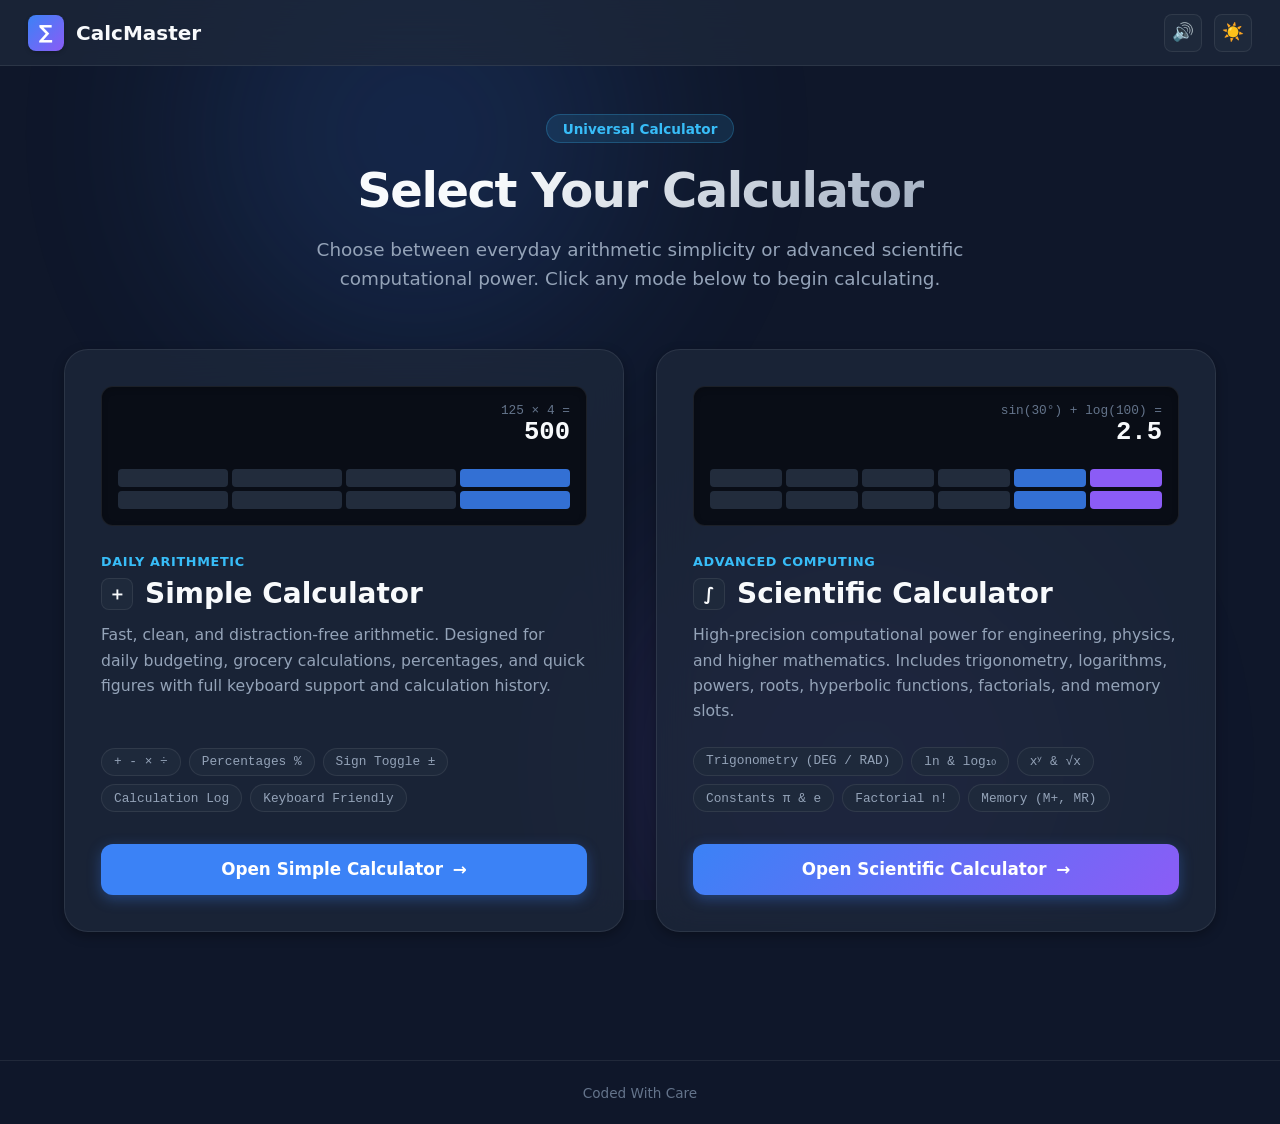
<file: index.html>
<!DOCTYPE html>
<html lang="en" data-theme="dark">
<head>
    <meta charset="UTF-8">
    <meta name="viewport" content="width=device-width, initial-scale=1.0">
    <title>CalcMaster</title>
    <link rel="stylesheet" href="css/common.css">
    <link rel="stylesheet" href="css/landing.css">
    <meta name="description" content="A modern calculator web app with dedicated interfaces for Simple arithmetic and advanced Scientific computations.">
</head>
<body>
    <!-- Ambient Background Blobs -->
    <div class="bg-ambient">
        <div class="ambient-blob blob-1"></div>
        <div class="ambient-blob blob-2"></div>
    </div>

    <!-- Navigation Bar -->
    <header class="navbar">
        <a href="index.html" class="nav-brand">
            <div class="brand-icon">∑</div>
            <span>CalcMaster</span>
        </a>
        <div class="nav-links">
            <button class="icon-btn sound-toggle-btn" title="Toggle Sound" aria-label="Toggle Sound">🔊</button>
            <button class="icon-btn theme-toggle-btn" title="Toggle Theme" aria-label="Toggle Theme">☀️</button>
        </div>
    </header>

    <!-- Main Landing Container -->
    <main class="landing-container">
        <!-- Hero Section -->
        <section class="hero-section">
            <div class="hero-badge">Universal Calculator</div>
            <h1 class="hero-title">Select Your Calculator</h1>
            <p class="hero-subtitle">
                Choose between everyday arithmetic simplicity or advanced scientific computational power. 
                Click any mode below to begin calculating.
            </p>
        </section>

        <!-- Mode Selector Cards -->
        <section class="selector-grid">
            <!-- Simple Calculator Card -->
            <a href="simple.html" class="choice-card card-simple" id="card-simple">
                <div class="card-mockup">
                    <div class="mockup-display">
                        <div class="sub">125 × 4 =</div>
                        <div class="main">500</div>
                    </div>
                    <div class="mockup-keys simple-keys">
                        <div class="mock-key"></div>
                        <div class="mock-key"></div>
                        <div class="mock-key"></div>
                        <div class="mock-key op"></div>
                        <div class="mock-key"></div>
                        <div class="mock-key"></div>
                        <div class="mock-key"></div>
                        <div class="mock-key op"></div>
                    </div>
                </div>

                <span class="card-badge">Daily Arithmetic</span>
                <h2 class="card-title">
                    <span class="icon">＋</span>
                    <span>Simple Calculator</span>
                </h2>
                <p class="card-desc">
                    Fast, clean, and distraction-free arithmetic. Designed for daily budgeting, grocery calculations, percentages, and quick figures with full keyboard support and calculation history.
                </p>

                <div class="feature-pills">
                    <span class="pill">+ - × ÷</span>
                    <span class="pill">Percentages %</span>
                    <span class="pill">Sign Toggle ±</span>
                    <span class="pill">Calculation Log</span>
                    <span class="pill">Keyboard Friendly</span>
                </div>

                <div class="card-btn">
                    <span>Open Simple Calculator</span>
                    <span>→</span>
                </div>
            </a>

            <!-- Scientific Calculator Card -->
            <a href="scientific.html" class="choice-card card-scientific" id="card-scientific">
                <div class="card-mockup">
                    <div class="mockup-display">
                        <div class="sub">sin(30°) + log(100) =</div>
                        <div class="main">2.5</div>
                    </div>
                    <div class="mockup-keys scientific-keys">
                        <div class="mock-key"></div>
                        <div class="mock-key"></div>
                        <div class="mock-key"></div>
                        <div class="mock-key"></div>
                        <div class="mock-key op"></div>
                        <div class="mock-key eq"></div>
                        <div class="mock-key"></div>
                        <div class="mock-key"></div>
                        <div class="mock-key"></div>
                        <div class="mock-key"></div>
                        <div class="mock-key op"></div>
                        <div class="mock-key eq"></div>
                    </div>
                </div>

                <span class="card-badge">Advanced Computing</span>
                <h2 class="card-title">
                    <span class="icon">∫</span>
                    <span>Scientific Calculator</span>
                </h2>
                <p class="card-desc">
                    High-precision computational power for engineering, physics, and higher mathematics. Includes trigonometry, logarithms, powers, roots, hyperbolic functions, factorials, and memory slots.
                </p>

                <div class="feature-pills">
                    <span class="pill">Trigonometry (DEG / RAD)</span>
                    <span class="pill">ln &amp; log₁₀</span>
                    <span class="pill">xʸ &amp; √x</span>
                    <span class="pill">Constants π &amp; e</span>
                    <span class="pill">Factorial n!</span>
                    <span class="pill">Memory (M+, MR)</span>
                </div>

                <div class="card-btn">
                    <span>Open Scientific Calculator</span>
                    <span>→</span>
                </div>
            </a>
        </section>

    </main>

    <!-- Footer -->
    <footer class="app-footer">
        <p>Coded With Care</p>
    </footer>

    <!-- Scripts -->
    <script src="js/common.js"></script>
</body>
</html>
</file>
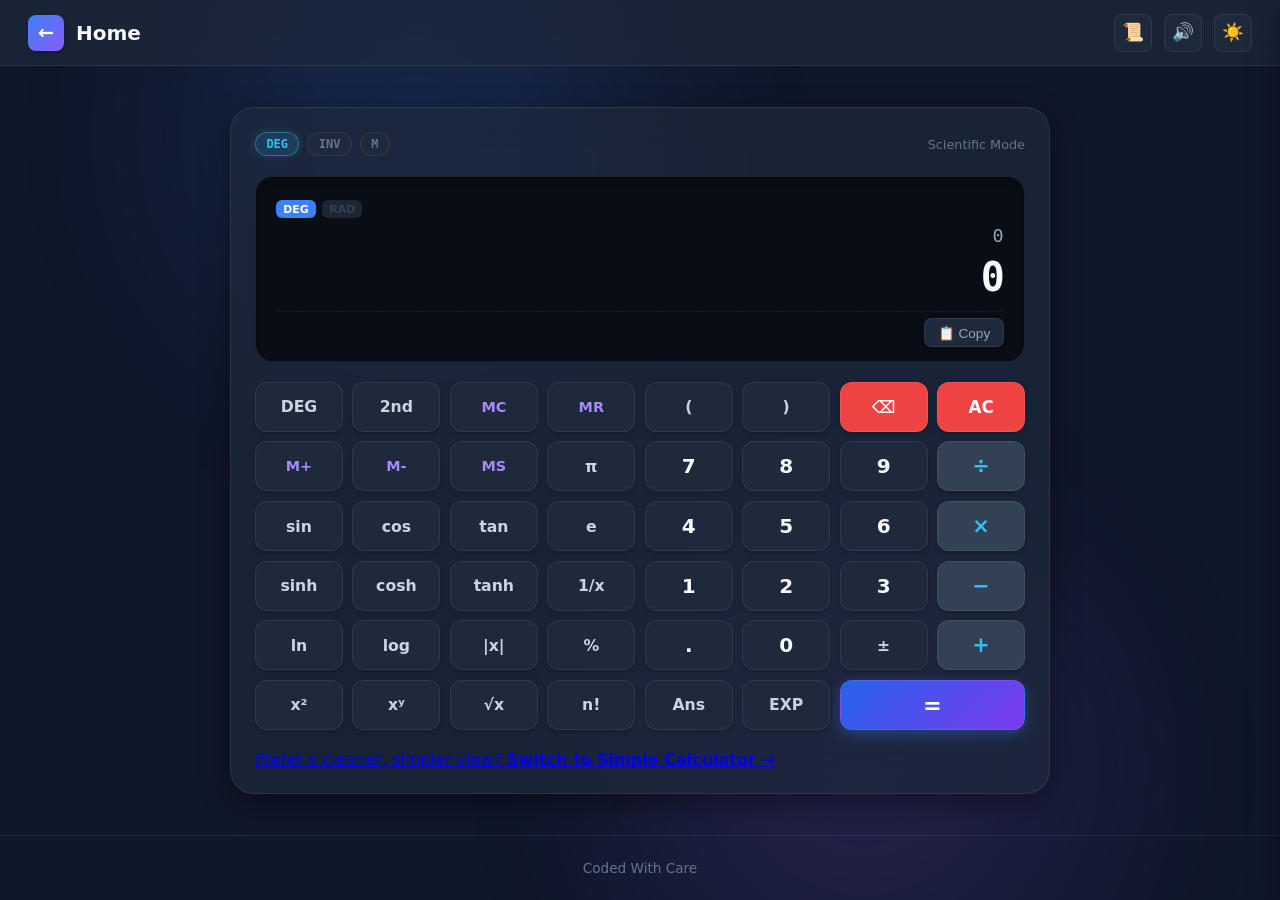
<file: scientific.html>
<!DOCTYPE html>
<html lang="en" data-theme="dark">
<head>
    <meta charset="UTF-8">
    <meta name="viewport" content="width=device-width, initial-scale=1.0">
    <title>Scientific Calculator</title>
    <link rel="stylesheet" href="css/common.css">
    <link rel="stylesheet" href="css/scientific.css">
    <meta name="description" content="Advanced scientific calculator with trigonometry, logarithms, powers, roots, factorials, and constants.">
</head>
<body>
    <!-- Ambient Background Lighting -->
    <div class="bg-ambient">
        <div class="ambient-blob blob-1"></div>
        <div class="ambient-blob blob-2"></div>
    </div>

    <!-- Navigation Bar -->
    <header class="navbar">
        <a href="index.html" class="nav-brand" title="Back to Home / Selector">
            <div class="brand-icon">←</div>
            <span>Home</span>
        </a>
        <div class="nav-links">
            <button id="btn-history-toggle" class="icon-btn" title="Calculation History" aria-label="History">📜</button>
            <button class="icon-btn sound-toggle-btn" title="Toggle Sound" aria-label="Toggle Sound">🔊</button>
            <button class="icon-btn theme-toggle-btn" title="Toggle Theme" aria-label="Toggle Theme">☀️</button>
        </div>
    </header>

    <!-- Main Content Container -->
    <main class="sci-page-container">
        <div class="sci-wrapper">
            <!-- Header Bar -->
            <div class="sci-header">
                <div class="sci-mode-indicators">
                    <span class="indicator-badge active" id="indicator-degrad" title="Click to toggle Degree / Radian">DEG</span>
                    <span class="indicator-badge" id="badge-inv" title="Inverse function mode">INV</span>
                    <span class="indicator-badge" id="badge-memory" title="Memory active">M</span>
                </div>
                <div class="sci-header-actions">
                    <span style="font-size: 0.8rem; color: var(--text-muted);">Scientific Mode</span>
                </div>
            </div>

            <!-- Display Screen -->
            <div class="sci-display">
                <div class="sci-display-top">
                    <div class="sci-badges-bar">
                        <span class="mini-badge" id="mini-deg-badge">DEG</span>
                        <span class="mini-badge" id="mini-rad-badge">RAD</span>
                    </div>
                </div>

                <!-- Expression Construction Line -->
                <div class="sci-expression" id="sci-expression">0</div>

                <!-- Main Evaluated Result -->
                <div class="sci-main-result" id="sci-main-result">0</div>

                <!-- Bottom Status & Actions -->
                <div class="sci-display-bottom">
                    <div class="sci-live-preview" id="sci-live-preview"></div>
                    <div class="sci-display-tools">
                        <button class="display-action-btn" id="btn-copy" title="Copy result to clipboard">📋 Copy</button>
                    </div>
                </div>
            </div>

            <!-- Scientific Keypad Grid (8 columns on desktop: Left 4 for Scientific, Right 4 for Numbers/Operations) -->
            <div class="sci-grid">
                <!-- Row 1 -->
                <button class="sci-btn btn-func" id="btn-degrad-toggle" data-action="degrad" title="Toggle Degrees or Radians">DEG</button>
                <button class="sci-btn btn-func" id="btn-inv-toggle" data-action="inv" title="Toggle 2nd / Inverse Functions">2nd</button>
                <button class="sci-btn btn-memory" data-mem="mc" title="Memory Clear">MC</button>
                <button class="sci-btn btn-memory" data-mem="mr" title="Memory Recall">MR</button>
                <button class="sci-btn btn-func" data-insert="(" title="Open Parenthesis">(</button>
                <button class="sci-btn btn-func" data-insert=")" title="Close Parenthesis">)</button>
                <button class="sci-btn btn-clear" data-action="backspace" title="Backspace (⌫)">⌫</button>
                <button class="sci-btn btn-clear" data-action="all-clear" title="All Clear (AC)">AC</button>

                <!-- Row 2 -->
                <button class="sci-btn btn-memory" data-mem="m+" title="Memory Add">M+</button>
                <button class="sci-btn btn-memory" data-mem="m-" title="Memory Subtract">M-</button>
                <button class="sci-btn btn-memory" data-mem="ms" title="Memory Store">MS</button>
                <button class="sci-btn btn-func" data-insert="π" title="Pi (3.14159...)">π</button>
                <button class="sci-btn btn-number" data-insert="7">7</button>
                <button class="sci-btn btn-number" data-insert="8">8</button>
                <button class="sci-btn btn-number" data-insert="9">9</button>
                <button class="sci-btn btn-op" data-insert=" ÷ " title="Divide (÷)">÷</button>

                <!-- Row 3 -->
                <button class="sci-btn btn-func" id="btn-sin" data-insert="sin(" title="Sine">sin</button>
                <button class="sci-btn btn-func" id="btn-cos" data-insert="cos(" title="Cosine">cos</button>
                <button class="sci-btn btn-func" id="btn-tan" data-insert="tan(" title="Tangent">tan</button>
                <button class="sci-btn btn-func" data-insert="e" title="Euler's Constant (2.71828...)">e</button>
                <button class="sci-btn btn-number" data-insert="4">4</button>
                <button class="sci-btn btn-number" data-insert="5">5</button>
                <button class="sci-btn btn-number" data-insert="6">6</button>
                <button class="sci-btn btn-op" data-insert=" × " title="Multiply (×)">×</button>

                <!-- Row 4 -->
                <button class="sci-btn btn-func" data-insert="sinh(" title="Hyperbolic Sine">sinh</button>
                <button class="sci-btn btn-func" data-insert="cosh(" title="Hyperbolic Cosine">cosh</button>
                <button class="sci-btn btn-func" data-insert="tanh(" title="Hyperbolic Tangent">tanh</button>
                <button class="sci-btn btn-func" data-insert="1/(" title="Reciprocal (1/x)">1/x</button>
                <button class="sci-btn btn-number" data-insert="1">1</button>
                <button class="sci-btn btn-number" data-insert="2">2</button>
                <button class="sci-btn btn-number" data-insert="3">3</button>
                <button class="sci-btn btn-op" data-insert=" − " title="Subtract (−)">−</button>

                <!-- Row 5 -->
                <button class="sci-btn btn-func" id="btn-ln" data-insert="ln(" title="Natural Logarithm">ln</button>
                <button class="sci-btn btn-func" id="btn-log" data-insert="log(" title="Logarithm base 10">log</button>
                <button class="sci-btn btn-func" data-insert="abs(" title="Absolute Value (|x|)">|x|</button>
                <button class="sci-btn btn-func" data-insert=" % " title="Percentage or Modulo (%)">%</button>
                <button class="sci-btn btn-number" data-insert="." title="Decimal Point (.)">.</button>
                <button class="sci-btn btn-number" data-insert="0">0</button>
                <button class="sci-btn btn-func" data-action="toggle-sign" title="Toggle Negative Sign (±)">±</button>
                <button class="sci-btn btn-op" data-insert=" + " title="Add (+)">+</button>

                <!-- Row 6 -->
                <button class="sci-btn btn-func" id="btn-sqr" data-insert="^2" title="Square (x²)">x²</button>
                <button class="sci-btn btn-func" data-insert="^" title="Power (xʸ)">xʸ</button>
                <button class="sci-btn btn-func" id="btn-sqrt" data-insert="√(" title="Square Root (√)">√x</button>
                <button class="sci-btn btn-func" data-insert="!" title="Factorial (n!)">n!</button>
                <button class="sci-btn btn-func" data-insert="Ans" title="Recall Previous Answer">Ans</button>
                <button class="sci-btn btn-func" data-insert=" EXP " title="Scientific Notation (EXP / ×10ⁿ)">EXP</button>
                <button class="sci-btn btn-equals" style="grid-column: span 2;" data-action="evaluate" title="Evaluate (=)">=</button>
            </div>

            <!-- Switch Banner -->
            <div class="mode-switch-banner">
                <a href="simple.html" class="mode-switch-link">
                    <span>Prefer a cleaner, simpler view?</span>
                    <strong>Switch to Simple Calculator →</strong>
                </a>
            </div>
        </div>
    </main>

    <!-- History Drawer -->
    <aside class="history-drawer" id="history-drawer">
        <div class="drawer-header">
            <div class="drawer-title">
                <span>📜</span>
                <span>Scientific History</span>
            </div>
            <button class="icon-btn" id="btn-close-history" title="Close History">✕</button>
        </div>
        <div class="history-list" id="history-list">
            <!-- Dynamic history items rendered here -->
        </div>
        <div class="drawer-footer">
            <button class="btn-secondary" id="btn-clear-history">Clear History</button>
        </div>
    </aside>

    <!-- Footer -->
    <footer class="app-footer">
        <p>Coded With Care</p>
    </footer>

    <!-- Scripts -->
    <script src="js/math-engine.js"></script>
    <script src="js/common.js"></script>
    <script src="js/scientific.js"></script>
</body>
</html>
</file>
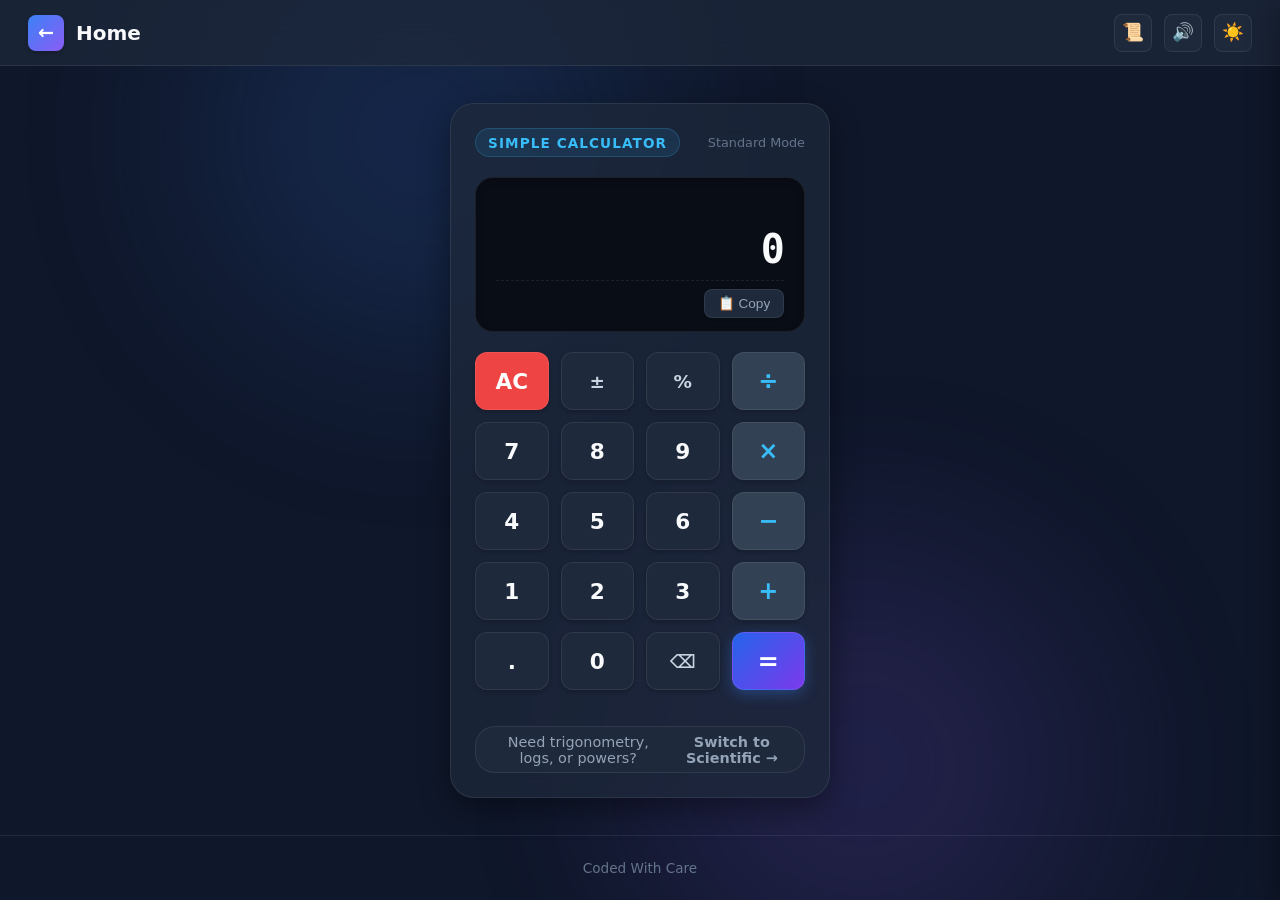
<file: simple.html>
<!DOCTYPE html>
<html lang="en" data-theme="dark">
<head>
    <meta charset="UTF-8">
    <meta name="viewport" content="width=device-width, initial-scale=1.0">
    <title>Simple Calculator</title>
    <link rel="stylesheet" href="css/common.css">
    <link rel="stylesheet" href="css/simple.css">
    <meta name="description" content="Fast and elegant simple calculator for daily arithmetic, percentages, and calculations.">
</head>
<body>
    <!-- Ambient Background Lighting -->
    <div class="bg-ambient">
        <div class="ambient-blob blob-1"></div>
        <div class="ambient-blob blob-2"></div>
    </div>

    <!-- Navigation Bar -->
    <header class="navbar">
        <a href="index.html" class="nav-brand" title="Back to Home / Selector">
            <div class="brand-icon">←</div>
            <span>Home</span>
        </a>
        <div class="nav-links">
            <button id="btn-history-toggle" class="icon-btn" title="Calculation History" aria-label="History">📜</button>
            <button class="icon-btn sound-toggle-btn" title="Toggle Sound" aria-label="Toggle Sound">🔊</button>
            <button class="icon-btn theme-toggle-btn" title="Toggle Theme" aria-label="Toggle Theme">☀️</button>
        </div>
    </header>

    <!-- Main Content Container -->
    <main class="calc-page-container">
        <div class="calc-wrapper">
            <!-- Header Bar -->
            <div class="calc-header">
                <span class="calc-title-badge">Simple Calculator</span>
                <div class="calc-header-actions">
                    <span style="font-size: 0.8rem; color: var(--text-muted);">Standard Mode</span>
                </div>
            </div>

            <!-- Display Screen -->
            <div class="calc-display" id="calc-display">
                <div class="display-meta">
                    <div class="display-history" id="display-history"></div>
                </div>
                <div class="display-main" id="display-main">0</div>
                <div class="display-actions">
                    <button class="display-action-btn" id="btn-copy" title="Copy result to clipboard">
                        📋 Copy
                    </button>
                </div>
            </div>

            <!-- Keypad Grid -->
            <div class="calc-grid">
                <!-- Row 1 -->
                <button class="calc-btn btn-clear" id="btn-clear" data-action="clear" title="Clear (Escape or C)">AC</button>
                <button class="calc-btn btn-func" data-action="toggle-sign" title="Toggle Positive / Negative (±)">±</button>
                <button class="calc-btn btn-func" data-action="percent" title="Percentage (%)">%</button>
                <button class="calc-btn btn-op" data-op="÷" title="Divide (/)">÷</button>

                <!-- Row 2 -->
                <button class="calc-btn btn-number" data-num="7">7</button>
                <button class="calc-btn btn-number" data-num="8">8</button>
                <button class="calc-btn btn-number" data-num="9">9</button>
                <button class="calc-btn btn-op" data-op="×" title="Multiply (*)">×</button>

                <!-- Row 3 -->
                <button class="calc-btn btn-number" data-num="4">4</button>
                <button class="calc-btn btn-number" data-num="5">5</button>
                <button class="calc-btn btn-number" data-num="6">6</button>
                <button class="calc-btn btn-op" data-op="−" title="Subtract (-)">−</button>

                <!-- Row 4 -->
                <button class="calc-btn btn-number" data-num="1">1</button>
                <button class="calc-btn btn-number" data-num="2">2</button>
                <button class="calc-btn btn-number" data-num="3">3</button>
                <button class="calc-btn btn-op" data-op="+" title="Add (+)">+</button>

                <!-- Row 5 -->
                <button class="calc-btn btn-number" data-action="decimal" title="Decimal Point (.)">.</button>
                <button class="calc-btn btn-number" data-num="0">0</button>
                <button class="calc-btn btn-func" data-action="backspace" title="Backspace (⌫)">⌫</button>
                <button class="calc-btn btn-equals" data-action="equals" title="Calculate (Enter or =)">=</button>
            </div>

            <!-- Switch Banner -->
            <div class="mode-switch-banner">
                <a href="scientific.html" class="mode-switch-link">
                    <span>Need trigonometry, logs, or powers?</span>
                    <strong>Switch to Scientific →</strong>
                </a>
            </div>
        </div>
    </main>

    <!-- History Drawer -->
    <aside class="history-drawer" id="history-drawer">
        <div class="drawer-header">
            <div class="drawer-title">
                <span>📜</span>
                <span>Calculation History</span>
            </div>
            <button class="icon-btn" id="btn-close-history" title="Close History">✕</button>
        </div>
        <div class="history-list" id="history-list">
            <!-- Dynamic history items rendered here -->
        </div>
        <div class="drawer-footer">
            <button class="btn-secondary" id="btn-clear-history">Clear History</button>
        </div>
    </aside>

    <!-- Footer -->
    <footer class="app-footer">
        <p>Coded With Care</p>
    </footer>

    <!-- Scripts -->
    <script src="js/math-engine.js"></script>
    <script src="js/common.js"></script>
    <script src="js/simple.js"></script>
</body>
</html>
</file>
<file: css/common.css>
/* ==========================================================================
   Common CSS - Design System, Themes & Shared Components
   ========================================================================== */

:root {
    /* Color Palette - Dark Theme (Default) */
    --bg-primary: #0f172a;
    --bg-secondary: #1e293b;
    --bg-tertiary: #334155;
    --bg-card: rgba(30, 41, 59, 0.75);
    --bg-card-hover: rgba(51, 65, 85, 0.85);
    --bg-display: #090d16;
    
    --text-primary: #f8fafc;
    --text-secondary: #94a3b8;
    --text-muted: #64748b;
    --text-accent: #38bdf8;
    
    /* Accent & Action Colors */
    --accent-primary: #3b82f6;
    --accent-primary-hover: #2563eb;
    --accent-secondary: #8b5cf6;
    --accent-gradient: linear-gradient(135deg, #3b82f6 0%, #8b5cf6 100%);
    --accent-glow: rgba(59, 130, 246, 0.35);
    
    /* Keypad Colors */
    --btn-num-bg: #1e293b;
    --btn-num-hover: #334155;
    --btn-num-text: #f8fafc;
    
    --btn-op-bg: #334155;
    --btn-op-hover: #475569;
    --btn-op-text: #38bdf8;
    
    --btn-func-bg: #1e293b;
    --btn-func-hover: #334155;
    --btn-func-text: #cbd5e1;
    
    --btn-action-bg: #ef4444;
    --btn-action-hover: #dc2626;
    --btn-action-text: #ffffff;
    
    --btn-equals-bg: linear-gradient(135deg, #2563eb 0%, #7c3aed 100%);
    --btn-equals-hover: linear-gradient(135deg, #1d4ed8 0%, #6d28d9 100%);
    --btn-equals-text: #ffffff;
    
    /* Borders & Shadows */
    --border-color: rgba(255, 255, 255, 0.08);
    --border-focus: rgba(56, 189, 248, 0.5);
    --shadow-sm: 0 2px 4px rgba(0, 0, 0, 0.2);
    --shadow-md: 0 4px 12px rgba(0, 0, 0, 0.3);
    --shadow-lg: 0 10px 30px rgba(0, 0, 0, 0.4);
    --shadow-glow: 0 0 20px var(--accent-glow);
    
    /* Misc */
    --radius-sm: 8px;
    --radius-md: 12px;
    --radius-lg: 18px;
    --radius-xl: 24px;
    --transition-fast: 0.15s ease;
    --transition-normal: 0.25s ease;
    --font-main: 'Segoe UI', system-ui, -apple-system, BlinkMacSystemFont, Roboto, sans-serif;
    --font-mono: 'Cascadia Code', 'Fira Code', 'JetBrains Mono', Consolas, monospace;
}

/* Light Theme */
[data-theme="light"] {
    --bg-primary: #f1f5f9;
    --bg-secondary: #ffffff;
    --bg-tertiary: #e2e8f0;
    --bg-card: rgba(255, 255, 255, 0.85);
    --bg-card-hover: rgba(241, 245, 249, 0.95);
    --bg-display: #f8fafc;
    
    --text-primary: #0f172a;
    --text-secondary: #475569;
    --text-muted: #94a3b8;
    --text-accent: #0284c7;
    
    --accent-primary: #2563eb;
    --accent-primary-hover: #1d4ed8;
    --accent-secondary: #7c3aed;
    --accent-gradient: linear-gradient(135deg, #2563eb 0%, #7c3aed 100%);
    --accent-glow: rgba(37, 99, 235, 0.2);
    
    --btn-num-bg: #ffffff;
    --btn-num-hover: #f1f5f9;
    --btn-num-text: #0f172a;
    
    --btn-op-bg: #e2e8f0;
    --btn-op-hover: #cbd5e1;
    --btn-op-text: #0284c7;
    
    --btn-func-bg: #f1f5f9;
    --btn-func-hover: #e2e8f0;
    --btn-func-text: #334155;
    
    --btn-action-bg: #fee2e2;
    --btn-action-hover: #fecaca;
    --btn-action-text: #dc2626;
    
    --btn-equals-bg: linear-gradient(135deg, #2563eb 0%, #7c3aed 100%);
    --btn-equals-hover: linear-gradient(135deg, #1d4ed8 0%, #6d28d9 100%);
    --btn-equals-text: #ffffff;
    
    --border-color: rgba(0, 0, 0, 0.08);
    --border-focus: rgba(2, 132, 199, 0.4);
    --shadow-sm: 0 1px 3px rgba(0, 0, 0, 0.06);
    --shadow-md: 0 4px 12px rgba(0, 0, 0, 0.08);
    --shadow-lg: 0 10px 30px rgba(0, 0, 0, 0.12);
}

/* Base Styles */
* {
    margin: 0;
    padding: 0;
    box-sizing: border-box;
}

body {
    font-family: var(--font-main);
    background-color: var(--bg-primary);
    color: var(--text-primary);
    min-height: 100vh;
    display: flex;
    flex-direction: column;
    overflow-x: hidden;
    transition: background-color var(--transition-normal), color var(--transition-normal);
}

/* Background Ambient Lighting Effect */
.bg-ambient {
    position: fixed;
    top: 0;
    left: 0;
    width: 100%;
    height: 100%;
    pointer-events: none;
    z-index: 0;
    overflow: hidden;
}

.ambient-blob {
    position: absolute;
    border-radius: 50%;
    filter: blur(100px);
    opacity: 0.15;
    transition: all 0.5s ease;
}

.blob-1 {
    top: -10%;
    left: 15%;
    width: 450px;
    height: 450px;
    background: #3b82f6;
}

.blob-2 {
    bottom: -10%;
    right: 15%;
    width: 450px;
    height: 450px;
    background: #8b5cf6;
}

/* Navigation Bar */
.navbar {
    position: sticky;
    top: 0;
    z-index: 50;
    display: flex;
    justify-content: space-between;
    align-items: center;
    padding: 0.85rem 1.75rem;
    background: var(--bg-card);
    backdrop-filter: blur(16px);
    -webkit-backdrop-filter: blur(16px);
    border-bottom: 1px solid var(--border-color);
}

.nav-brand {
    display: flex;
    align-items: center;
    gap: 0.75rem;
    text-decoration: none;
    color: var(--text-primary);
    font-weight: 700;
    font-size: 1.25rem;
    transition: opacity var(--transition-fast);
}

.nav-brand:hover {
    opacity: 0.9;
}

.brand-icon {
    width: 36px;
    height: 36px;
    border-radius: var(--radius-sm);
    background: var(--accent-gradient);
    display: flex;
    align-items: center;
    justify-content: center;
    color: #ffffff;
    font-size: 1.2rem;
    font-weight: 800;
    box-shadow: var(--shadow-sm);
}

.nav-links {
    display: flex;
    align-items: center;
    gap: 0.75rem;
}

.nav-btn {
    display: inline-flex;
    align-items: center;
    gap: 0.5rem;
    padding: 0.5rem 0.9rem;
    border-radius: var(--radius-sm);
    font-size: 0.9rem;
    font-weight: 500;
    color: var(--text-secondary);
    background: var(--bg-secondary);
    border: 1px solid var(--border-color);
    text-decoration: none;
    cursor: pointer;
    transition: all var(--transition-fast);
}

.nav-btn:hover {
    color: var(--text-primary);
    background: var(--bg-tertiary);
    border-color: var(--text-muted);
}

.nav-btn.active {
    color: #ffffff;
    background: var(--accent-primary);
    border-color: var(--accent-primary);
}

.icon-btn {
    width: 38px;
    height: 38px;
    padding: 0;
    display: inline-flex;
    align-items: center;
    justify-content: center;
    border-radius: var(--radius-sm);
    background: var(--bg-secondary);
    border: 1px solid var(--border-color);
    color: var(--text-secondary);
    cursor: pointer;
    font-size: 1.1rem;
    transition: all var(--transition-fast);
}

.icon-btn:hover {
    color: var(--text-primary);
    background: var(--bg-tertiary);
}

/* Toast Notifications */
.toast-container {
    position: fixed;
    bottom: 24px;
    right: 24px;
    z-index: 1000;
    display: flex;
    flex-direction: column;
    gap: 10px;
    pointer-events: none;
}

.toast {
    padding: 10px 18px;
    border-radius: var(--radius-sm);
    background: var(--bg-secondary);
    color: var(--text-primary);
    border: 1px solid var(--border-color);
    box-shadow: var(--shadow-lg);
    font-size: 0.9rem;
    font-weight: 500;
    display: flex;
    align-items: center;
    gap: 8px;
    opacity: 0;
    transform: translateY(20px);
    transition: all 0.3s cubic-bezier(0.16, 1, 0.3, 1);
    pointer-events: auto;
}

.toast.show {
    opacity: 1;
    transform: translateY(0);
}

.toast.success {
    border-left: 4px solid #10b981;
}

.toast.info {
    border-left: 4px solid var(--accent-primary);
}

/* Modal Styling */
.modal-overlay {
    position: fixed;
    top: 0;
    left: 0;
    width: 100%;
    height: 100%;
    background: rgba(0, 0, 0, 0.6);
    backdrop-filter: blur(4px);
    z-index: 100;
    display: flex;
    align-items: center;
    justify-content: center;
    padding: 1rem;
    opacity: 0;
    pointer-events: none;
    transition: opacity var(--transition-normal);
}

.modal-overlay.open {
    opacity: 1;
    pointer-events: auto;
}

.modal-card {
    background: var(--bg-secondary);
    border: 1px solid var(--border-color);
    border-radius: var(--radius-lg);
    width: 100%;
    max-width: 520px;
    box-shadow: var(--shadow-lg);
    overflow: hidden;
    transform: scale(0.95);
    transition: transform var(--transition-normal);
}

.modal-overlay.open .modal-card {
    transform: scale(1);
}

.modal-header {
    display: flex;
    justify-content: space-between;
    align-items: center;
    padding: 1.25rem 1.5rem;
    border-bottom: 1px solid var(--border-color);
}

.modal-title {
    font-size: 1.2rem;
    font-weight: 700;
}

.modal-body {
    padding: 1.5rem;
    max-height: 70vh;
    overflow-y: auto;
}

.modal-footer {
    padding: 1rem 1.5rem;
    border-top: 1px solid var(--border-color);
    display: flex;
    justify-content: flex-end;
}

/* History Side Drawer */
.history-drawer {
    position: fixed;
    top: 0;
    right: 0;
    width: 340px;
    height: 100%;
    background: var(--bg-secondary);
    border-left: 1px solid var(--border-color);
    box-shadow: var(--shadow-lg);
    z-index: 60;
    transform: translateX(100%);
    transition: transform 0.3s cubic-bezier(0.16, 1, 0.3, 1);
    display: flex;
    flex-direction: column;
}

.history-drawer.open {
    transform: translateX(0);
}

.drawer-header {
    display: flex;
    justify-content: space-between;
    align-items: center;
    padding: 1.25rem;
    border-bottom: 1px solid var(--border-color);
}

.drawer-title {
    font-size: 1.1rem;
    font-weight: 700;
    display: flex;
    align-items: center;
    gap: 0.5rem;
}

.history-list {
    flex: 1;
    overflow-y: auto;
    padding: 1rem;
    display: flex;
    flex-direction: column;
    gap: 0.75rem;
}

.history-item {
    background: var(--bg-primary);
    border: 1px solid var(--border-color);
    border-radius: var(--radius-md);
    padding: 0.75rem 1rem;
    cursor: pointer;
    transition: all var(--transition-fast);
    text-align: right;
}

.history-item:hover {
    border-color: var(--accent-primary);
    transform: translateY(-1px);
}

.history-item-expr {
    font-size: 0.85rem;
    color: var(--text-secondary);
    font-family: var(--font-mono);
    margin-bottom: 0.25rem;
    word-break: break-all;
}

.history-item-res {
    font-size: 1.15rem;
    font-weight: 700;
    color: var(--text-primary);
    font-family: var(--font-mono);
}

.history-item-time {
    font-size: 0.7rem;
    color: var(--text-muted);
    margin-top: 0.25rem;
    text-align: left;
}

.history-empty {
    text-align: center;
    color: var(--text-muted);
    padding: 3rem 1rem;
    font-size: 0.95rem;
}

.drawer-footer {
    padding: 1rem 1.25rem;
    border-top: 1px solid var(--border-color);
    display: flex;
    gap: 0.75rem;
}

.btn-secondary {
    flex: 1;
    padding: 0.6rem;
    border-radius: var(--radius-sm);
    background: var(--bg-tertiary);
    border: 1px solid var(--border-color);
    color: var(--text-primary);
    font-weight: 500;
    cursor: pointer;
    transition: background var(--transition-fast);
}

.btn-secondary:hover {
    background: var(--btn-func-hover);
}

/* Footer */
.app-footer {
    margin-top: auto;
    padding: 1.5rem;
    text-align: center;
    color: var(--text-muted);
    font-size: 0.85rem;
    border-top: 1px solid var(--border-color);
    position: relative;
    z-index: 10;
}

.app-footer a {
    color: var(--text-accent);
    text-decoration: none;
}

.app-footer a:hover {
    text-decoration: underline;
}

/* Animations */
@keyframes button-pop {
    0% { transform: scale(1); }
    50% { transform: scale(0.94); }
    100% { transform: scale(1); }
}

.btn-pressed {
    animation: button-pop 0.12s ease;
    filter: brightness(1.2);
}
</file>
<file: css/landing.css>
/* ==========================================================================
   Landing Page Styles - Choice & Overview Interface
   ========================================================================== */

.landing-container {
    flex: 1;
    display: flex;
    flex-direction: column;
    align-items: center;
    justify-content: center;
    padding: 3rem 1.5rem 4rem 1.5rem;
    position: relative;
    z-index: 10;
    max-width: 1200px;
    margin: 0 auto;
    width: 100%;
}

.hero-section {
    text-align: center;
    margin-bottom: 3.5rem;
    max-width: 720px;
}

.hero-badge {
    display: inline-flex;
    align-items: center;
    gap: 0.5rem;
    font-size: 0.85rem;
    font-weight: 600;
    color: var(--text-accent);
    background: rgba(56, 189, 248, 0.12);
    border: 1px solid rgba(56, 189, 248, 0.25);
    padding: 0.35rem 1rem;
    border-radius: 30px;
    margin-bottom: 1.25rem;
}

.hero-title {
    font-size: 3rem;
    font-weight: 800;
    line-height: 1.15;
    letter-spacing: -0.03em;
    margin-bottom: 1rem;
    background: linear-gradient(135deg, #f8fafc 30%, #94a3b8 100%);
    -webkit-background-clip: text;
    -webkit-text-fill-color: transparent;
}

[data-theme="light"] .hero-title {
    background: linear-gradient(135deg, #0f172a 30%, #334155 100%);
    -webkit-background-clip: text;
    -webkit-text-fill-color: transparent;
}

.hero-subtitle {
    font-size: 1.15rem;
    color: var(--text-secondary);
    line-height: 1.6;
}

/* Cards Grid */
.selector-grid {
    display: grid;
    grid-template-columns: repeat(2, 1fr);
    gap: 2rem;
    width: 100%;
    margin-bottom: 4rem;
}

.choice-card {
    background: var(--bg-card);
    backdrop-filter: blur(20px);
    -webkit-backdrop-filter: blur(20px);
    border: 1px solid var(--border-color);
    border-radius: var(--radius-xl);
    padding: 2.25rem;
    display: flex;
    flex-direction: column;
    position: relative;
    overflow: hidden;
    box-shadow: var(--shadow-md);
    transition: all 0.35s cubic-bezier(0.16, 1, 0.3, 1);
    text-decoration: none;
    color: inherit;
}

.choice-card::before {
    content: '';
    position: absolute;
    top: 0;
    left: 0;
    right: 0;
    height: 4px;
    background: transparent;
    transition: background 0.3s ease;
}

.choice-card:hover {
    transform: translateY(-6px);
    border-color: rgba(56, 189, 248, 0.4);
    box-shadow: var(--shadow-lg), 0 0 25px rgba(56, 189, 248, 0.15);
}

.choice-card.card-simple:hover::before {
    background: linear-gradient(90deg, #38bdf8, #3b82f6);
}

.choice-card.card-scientific:hover::before {
    background: linear-gradient(90deg, #8b5cf6, #ec4899);
}

/* Card Visual Mockup */
.card-mockup {
    height: 140px;
    background: var(--bg-display);
    border: 1px solid var(--border-color);
    border-radius: var(--radius-md);
    margin-bottom: 1.75rem;
    padding: 1rem;
    display: flex;
    flex-direction: column;
    justify-content: space-between;
    box-shadow: inset 0 2px 6px rgba(0, 0, 0, 0.2);
    overflow: hidden;
    position: relative;
}

.mockup-display {
    text-align: right;
    font-family: var(--font-mono);
}

.mockup-display .sub {
    font-size: 0.8rem;
    color: var(--text-muted);
}

.mockup-display .main {
    font-size: 1.6rem;
    font-weight: 700;
    color: var(--text-primary);
}

.mockup-keys {
    display: grid;
    gap: 4px;
}

.mockup-keys.simple-keys {
    grid-template-columns: repeat(4, 1fr);
}

.mockup-keys.scientific-keys {
    grid-template-columns: repeat(6, 1fr);
}

.mock-key {
    height: 18px;
    background: var(--bg-tertiary);
    border-radius: 4px;
    opacity: 0.6;
}

.mock-key.op {
    background: var(--accent-primary);
    opacity: 0.85;
}

.mock-key.eq {
    background: var(--accent-secondary);
    opacity: 1;
}

/* Card Content */
.card-badge {
    font-size: 0.8rem;
    font-weight: 700;
    letter-spacing: 0.05em;
    text-transform: uppercase;
    color: var(--text-accent);
    margin-bottom: 0.5rem;
}

.card-title {
    font-size: 1.75rem;
    font-weight: 800;
    margin-bottom: 0.75rem;
    display: flex;
    align-items: center;
    gap: 0.75rem;
}

.card-title .icon {
    width: 32px;
    height: 32px;
    border-radius: 8px;
    display: flex;
    align-items: center;
    justify-content: center;
    font-size: 1.1rem;
    background: var(--bg-secondary);
    border: 1px solid var(--border-color);
}

.card-desc {
    color: var(--text-secondary);
    font-size: 0.98rem;
    line-height: 1.6;
    margin-bottom: 1.5rem;
    flex-grow: 1;
}

.feature-pills {
    display: flex;
    flex-wrap: wrap;
    gap: 0.5rem;
    margin-bottom: 2rem;
}

.pill {
    font-size: 0.8rem;
    font-weight: 500;
    background: var(--bg-secondary);
    border: 1px solid var(--border-color);
    padding: 0.35rem 0.75rem;
    border-radius: 16px;
    color: var(--text-secondary);
    font-family: var(--font-mono);
}

.card-btn {
    display: flex;
    align-items: center;
    justify-content: center;
    gap: 0.6rem;
    width: 100%;
    padding: 0.95rem 1.5rem;
    border-radius: var(--radius-md);
    font-size: 1.05rem;
    font-weight: 600;
    border: none;
    cursor: pointer;
    transition: all var(--transition-normal);
}

.card-simple .card-btn {
    background: var(--accent-primary);
    color: #ffffff;
    box-shadow: 0 4px 14px rgba(59, 130, 246, 0.35);
}

.card-simple:hover .card-btn {
    background: var(--accent-primary-hover);
    box-shadow: 0 6px 20px rgba(59, 130, 246, 0.5);
    transform: translateY(-2px);
}

.card-scientific .card-btn {
    background: var(--accent-gradient);
    color: #ffffff;
    box-shadow: 0 4px 14px var(--accent-glow);
}

.card-scientific:hover .card-btn {
    box-shadow: 0 6px 20px rgba(139, 92, 246, 0.5);
    transform: translateY(-2px);
}

/* Feature Comparison Table */
.comparison-section {
    width: 100%;
    background: var(--bg-card);
    border: 1px solid var(--border-color);
    border-radius: var(--radius-xl);
    padding: 2.5rem;
    backdrop-filter: blur(16px);
}

.comparison-title {
    font-size: 1.5rem;
    font-weight: 700;
    text-align: center;
    margin-bottom: 1.75rem;
}

.comparison-table {
    width: 100%;
    border-collapse: collapse;
    font-size: 0.95rem;
}

.comparison-table th, 
.comparison-table td {
    padding: 0.9rem 1.2rem;
    text-align: left;
    border-bottom: 1px solid var(--border-color);
}

.comparison-table th {
    color: var(--text-muted);
    font-weight: 600;
    text-transform: uppercase;
    font-size: 0.8rem;
    letter-spacing: 0.05em;
}

.comparison-table td:nth-child(2),
.comparison-table td:nth-child(3),
.comparison-table th:nth-child(2),
.comparison-table th:nth-child(3) {
    text-align: center;
}

.check {
    color: #10b981;
    font-weight: 700;
    font-size: 1.1rem;
}

.dash {
    color: var(--text-muted);
    font-size: 1.1rem;
}

/* Responsive adjustments */
@media (max-width: 860px) {
    .selector-grid {
        grid-template-columns: 1fr;
        max-width: 500px;
    }
    
    .hero-title {
        font-size: 2.25rem;
    }
}
</file>
<file: css/scientific.css>
/* ==========================================================================
   Scientific Calculator Styles
   ========================================================================== */

.sci-page-container {
    flex: 1;
    display: flex;
    flex-direction: column;
    align-items: center;
    justify-content: center;
    padding: 1.5rem 1rem;
    position: relative;
    z-index: 10;
}

.sci-wrapper {
    width: 100%;
    max-width: 820px;
    background: var(--bg-card);
    backdrop-filter: blur(20px);
    -webkit-backdrop-filter: blur(20px);
    border: 1px solid var(--border-color);
    border-radius: var(--radius-xl);
    box-shadow: var(--shadow-lg);
    padding: 1.5rem;
    display: flex;
    flex-direction: column;
    gap: 1.25rem;
    transition: all var(--transition-normal);
}

.sci-header {
    display: flex;
    justify-content: space-between;
    align-items: center;
}

.sci-mode-indicators {
    display: flex;
    align-items: center;
    gap: 0.5rem;
}

.indicator-badge {
    font-size: 0.75rem;
    font-weight: 700;
    font-family: var(--font-mono);
    padding: 0.25rem 0.65rem;
    border-radius: 14px;
    border: 1px solid var(--border-color);
    background: var(--bg-secondary);
    color: var(--text-muted);
    cursor: pointer;
    transition: all var(--transition-fast);
    user-select: none;
}

.indicator-badge.active {
    background: rgba(56, 189, 248, 0.15);
    color: var(--text-accent);
    border-color: rgba(56, 189, 248, 0.4);
    box-shadow: 0 0 8px rgba(56, 189, 248, 0.2);
}

.sci-header-actions {
    display: flex;
    align-items: center;
    gap: 0.5rem;
}

/* Scientific Display */
.sci-display {
    background: var(--bg-display);
    border: 1px solid var(--border-color);
    border-radius: var(--radius-lg);
    padding: 1.25rem 1.25rem 0.85rem 1.25rem;
    display: flex;
    flex-direction: column;
    justify-content: space-between;
    min-height: 140px;
    box-shadow: inset 0 2px 8px rgba(0, 0, 0, 0.3);
}

.sci-display-top {
    display: flex;
    justify-content: space-between;
    align-items: center;
    min-height: 1.5rem;
}

.sci-badges-bar {
    display: flex;
    gap: 0.4rem;
}

.mini-badge {
    font-size: 0.68rem;
    font-weight: 700;
    padding: 0.15rem 0.45rem;
    border-radius: 6px;
    background: var(--bg-tertiary);
    color: var(--text-muted);
    opacity: 0.5;
}

.mini-badge.on {
    opacity: 1;
    background: var(--accent-primary);
    color: #ffffff;
}

.sci-expression {
    font-family: var(--font-mono);
    font-size: 1.15rem;
    color: var(--text-secondary);
    text-align: right;
    white-space: nowrap;
    overflow-x: auto;
    overflow-y: hidden;
    scrollbar-width: none;
    padding: 0.25rem 0;
    min-height: 1.8rem;
    letter-spacing: 0.03em;
}

.sci-expression::-webkit-scrollbar {
    display: none;
}

.sci-main-result {
    font-family: var(--font-mono);
    font-size: 2.5rem;
    font-weight: 700;
    color: var(--text-primary);
    text-align: right;
    white-space: nowrap;
    overflow-x: auto;
    overflow-y: hidden;
    scrollbar-width: none;
    line-height: 1.15;
    letter-spacing: -0.02em;
    padding: 0.25rem 0;
}

.sci-main-result::-webkit-scrollbar {
    display: none;
}

.sci-display-bottom {
    display: flex;
    justify-content: space-between;
    align-items: center;
    border-top: 1px dashed var(--border-color);
    padding-top: 0.4rem;
    margin-top: 0.4rem;
}

.sci-live-preview {
    font-family: var(--font-mono);
    font-size: 0.85rem;
    color: var(--text-muted);
}

.sci-display-tools {
    display: flex;
    gap: 0.5rem;
}

.display-action-btn {
    background: var(--bg-secondary);
    border: 1px solid var(--border-color);
    color: var(--text-secondary);
    font-size: 0.85rem;
    font-weight: 500;
    cursor: pointer;
    padding: 0.35rem 0.8rem;
    border-radius: var(--radius-sm);
    display: inline-flex;
    align-items: center;
    gap: 0.4rem;
    transition: all var(--transition-fast);
    box-shadow: var(--shadow-sm);
}

.display-action-btn:hover {
    color: var(--text-primary);
    background: var(--bg-tertiary);
    border-color: var(--text-accent);
    transform: translateY(-1px);
    box-shadow: var(--shadow-md);
}

.display-action-btn:active {
    transform: translateY(0);
}

/* Keypad Grid (Desktop 8-Columns) */
.sci-grid {
    display: grid;
    grid-template-columns: repeat(8, 1fr);
    gap: 0.6rem;
}

.sci-btn {
    border: 1px solid var(--border-color);
    border-radius: var(--radius-md);
    font-family: var(--font-main);
    font-size: 1.05rem;
    font-weight: 600;
    min-height: 50px;
    display: flex;
    flex-direction: column;
    align-items: center;
    justify-content: center;
    cursor: pointer;
    user-select: none;
    -webkit-user-select: none;
    transition: all var(--transition-fast);
    box-shadow: var(--shadow-sm);
    position: relative;
    outline: none;
}

.sci-btn:focus-visible {
    box-shadow: 0 0 0 2px var(--text-accent);
}

/* Sub-text for 2nd functions */
.btn-sub {
    font-size: 0.65rem;
    color: var(--text-muted);
    line-height: 1;
    margin-top: 2px;
}

/* Button Stylings */
.sci-btn.btn-func {
    background: var(--btn-func-bg);
    color: var(--btn-func-text);
    font-size: 0.98rem;
}

.sci-btn.btn-func:hover {
    background: var(--btn-func-hover);
    transform: translateY(-2px);
}

.sci-btn.btn-memory {
    background: var(--bg-secondary);
    color: #a78bfa; /* subtle purple */
    font-size: 0.9rem;
}

.sci-btn.btn-memory:hover {
    background: var(--bg-tertiary);
    color: #c4b5fd;
    transform: translateY(-2px);
}

.sci-btn.btn-number {
    background: var(--btn-num-bg);
    color: var(--btn-num-text);
    font-size: 1.25rem;
}

.sci-btn.btn-number:hover {
    background: var(--btn-num-hover);
    transform: translateY(-2px);
    box-shadow: var(--shadow-md);
}

.sci-btn.btn-op {
    background: var(--btn-op-bg);
    color: var(--btn-op-text);
    font-size: 1.3rem;
}

.sci-btn.btn-op:hover {
    background: var(--btn-op-hover);
    transform: translateY(-2px);
    box-shadow: var(--shadow-md);
}

.sci-btn.btn-clear {
    background: var(--btn-action-bg);
    color: var(--btn-action-text);
    font-weight: 700;
    font-size: 1.05rem;
}

.sci-btn.btn-clear:hover {
    background: var(--btn-action-hover);
    transform: translateY(-2px);
}

.sci-btn.btn-equals {
    background: var(--btn-equals-bg);
    color: var(--btn-equals-text);
    font-size: 1.4rem;
    box-shadow: 0 4px 14px var(--accent-glow);
}

.sci-btn.btn-equals:hover {
    background: var(--btn-equals-hover);
    transform: translateY(-2px);
    box-shadow: 0 6px 18px var(--accent-glow);
}

.sci-btn.active-toggle {
    background: var(--accent-primary);
    color: #ffffff;
    border-color: var(--accent-primary);
    box-shadow: 0 0 10px var(--accent-glow);
}

/* Tablet & Mobile Breakpoints */
@media (max-width: 768px) {
    .sci-wrapper {
        padding: 1rem;
    }

    .sci-grid {
        gap: 0.4rem;
    }

    .sci-btn {
        min-height: 44px;
        font-size: 0.88rem;
    }

    .sci-main-result {
        font-size: 2.1rem;
    }
}

@media (max-width: 540px) {
    .sci-wrapper {
        padding: 0.75rem 0.5rem;
        border-radius: var(--radius-lg);
    }

    .sci-grid {
        gap: 0.25rem;
    }

    .sci-btn {
        min-height: 40px;
        font-size: 0.8rem;
        border-radius: 6px;
    }

    .sci-btn.btn-number {
        font-size: 1.05rem;
    }

    .sci-btn.btn-op {
        font-size: 1.05rem;
    }

    .sci-main-result {
        font-size: 1.75rem;
    }
}
</file>
<file: css/simple.css>
/* ==========================================================================
   Simple Calculator Styles
   ========================================================================== */

.calc-page-container {
    flex: 1;
    display: flex;
    flex-direction: column;
    align-items: center;
    justify-content: center;
    padding: 1.5rem 1rem;
    position: relative;
    z-index: 10;
}

.calc-wrapper {
    width: 100%;
    max-width: 380px;
    background: var(--bg-card);
    backdrop-filter: blur(20px);
    -webkit-backdrop-filter: blur(20px);
    border: 1px solid var(--border-color);
    border-radius: var(--radius-xl);
    box-shadow: var(--shadow-lg);
    padding: 1.5rem;
    display: flex;
    flex-direction: column;
    gap: 1.25rem;
    transition: all var(--transition-normal);
}

.calc-header {
    display: flex;
    justify-content: space-between;
    align-items: center;
}

.calc-title-badge {
    font-size: 0.85rem;
    font-weight: 700;
    text-transform: uppercase;
    letter-spacing: 0.08em;
    color: var(--text-accent);
    background: rgba(56, 189, 248, 0.1);
    padding: 0.35rem 0.75rem;
    border-radius: 20px;
    border: 1px solid rgba(56, 189, 248, 0.2);
}

.calc-header-actions {
    display: flex;
    align-items: center;
    gap: 0.5rem;
}

/* Display Screen */
.calc-display {
    background: var(--bg-display);
    border: 1px solid var(--border-color);
    border-radius: var(--radius-lg);
    padding: 1.25rem 1.25rem 0.85rem 1.25rem;
    display: flex;
    flex-direction: column;
    justify-content: flex-end;
    min-height: 120px;
    box-shadow: inset 0 2px 6px rgba(0, 0, 0, 0.25);
    position: relative;
}

.display-meta {
    display: flex;
    justify-content: space-between;
    align-items: center;
    margin-bottom: 0.5rem;
    min-height: 1.2rem;
}

.display-history {
    font-family: var(--font-mono);
    font-size: 0.95rem;
    color: var(--text-muted);
    text-align: right;
    white-space: nowrap;
    overflow: hidden;
    text-overflow: ellipsis;
    width: 100%;
}

.display-main {
    font-family: var(--font-mono);
    font-size: 2.5rem;
    font-weight: 700;
    color: var(--text-primary);
    text-align: right;
    white-space: nowrap;
    overflow-x: auto;
    overflow-y: hidden;
    scrollbar-width: none; /* Firefox */
    line-height: 1.15;
    letter-spacing: -0.02em;
}

.display-main::-webkit-scrollbar {
    display: none; /* Chrome, Safari, Edge */
}

.display-actions {
    display: flex;
    justify-content: flex-end;
    gap: 0.5rem;
    margin-top: 0.5rem;
    border-top: 1px dashed var(--border-color);
    padding-top: 0.5rem;
}

.display-action-btn {
    background: var(--bg-secondary);
    border: 1px solid var(--border-color);
    color: var(--text-secondary);
    font-size: 0.85rem;
    font-weight: 500;
    cursor: pointer;
    padding: 0.35rem 0.8rem;
    border-radius: var(--radius-sm);
    display: inline-flex;
    align-items: center;
    gap: 0.4rem;
    transition: all var(--transition-fast);
    box-shadow: var(--shadow-sm);
}

.display-action-btn:hover {
    color: var(--text-primary);
    background: var(--bg-tertiary);
    border-color: var(--text-accent);
    transform: translateY(-1px);
    box-shadow: var(--shadow-md);
}

.display-action-btn:active {
    transform: translateY(0);
}

/* Keypad Grid */
.calc-grid {
    display: grid;
    grid-template-columns: repeat(4, 1fr);
    gap: 0.75rem;
}

.calc-btn {
    border: 1px solid var(--border-color);
    border-radius: var(--radius-md);
    font-family: var(--font-main);
    font-size: 1.35rem;
    font-weight: 600;
    min-height: 58px;
    display: flex;
    align-items: center;
    justify-content: center;
    cursor: pointer;
    user-select: none;
    -webkit-user-select: none;
    transition: all var(--transition-fast);
    box-shadow: var(--shadow-sm);
    position: relative;
    outline: none;
}

.calc-btn:focus-visible {
    box-shadow: 0 0 0 2px var(--text-accent);
}

/* Button Variants */
.calc-btn.btn-number {
    background: var(--btn-num-bg);
    color: var(--btn-num-text);
}

.calc-btn.btn-number:hover {
    background: var(--btn-num-hover);
    transform: translateY(-2px);
    box-shadow: var(--shadow-md);
}

.calc-btn.btn-op {
    background: var(--btn-op-bg);
    color: var(--btn-op-text);
    font-size: 1.5rem;
}

.calc-btn.btn-op:hover {
    background: var(--btn-op-hover);
    transform: translateY(-2px);
    box-shadow: var(--shadow-md);
}

.calc-btn.btn-op.active-op {
    border-color: var(--accent-primary);
    box-shadow: 0 0 10px var(--accent-glow);
    background: var(--accent-primary);
    color: #ffffff;
}

.calc-btn.btn-func {
    background: var(--btn-func-bg);
    color: var(--btn-func-text);
    font-size: 1.15rem;
}

.calc-btn.btn-func:hover {
    background: var(--btn-func-hover);
    transform: translateY(-2px);
}

.calc-btn.btn-clear {
    background: var(--btn-action-bg);
    color: var(--btn-action-text);
    font-weight: 700;
}

.calc-btn.btn-clear:hover {
    background: var(--btn-action-hover);
    transform: translateY(-2px);
}

.calc-btn.btn-equals {
    background: var(--btn-equals-bg);
    color: var(--btn-equals-text);
    font-size: 1.6rem;
    box-shadow: 0 4px 14px var(--accent-glow);
}

.calc-btn.btn-equals:hover {
    background: var(--btn-equals-hover);
    transform: translateY(-2px);
    box-shadow: 0 6px 18px var(--accent-glow);
}

/* Span utilities */
.calc-btn.btn-span-2 {
    grid-column: span 2;
}

/* Mode Switch Banner */
.mode-switch-banner {
    margin-top: 1rem;
    text-align: center;
}

.mode-switch-link {
    display: inline-flex;
    align-items: center;
    gap: 0.5rem;
    font-size: 0.9rem;
    color: var(--text-secondary);
    text-decoration: none;
    padding: 0.4rem 0.9rem;
    border-radius: 20px;
    background: var(--bg-secondary);
    border: 1px solid var(--border-color);
    transition: all var(--transition-fast);
}

.mode-switch-link:hover {
    color: var(--text-accent);
    border-color: var(--text-accent);
    background: var(--bg-tertiary);
}

/* Responsive adjustments */
@media (max-width: 420px) {
    .calc-wrapper {
        padding: 1rem;
        border-radius: var(--radius-lg);
    }
    
    .calc-btn {
        min-height: 52px;
        font-size: 1.2rem;
    }
    
    .display-main {
        font-size: 2rem;
    }
}
</file>
